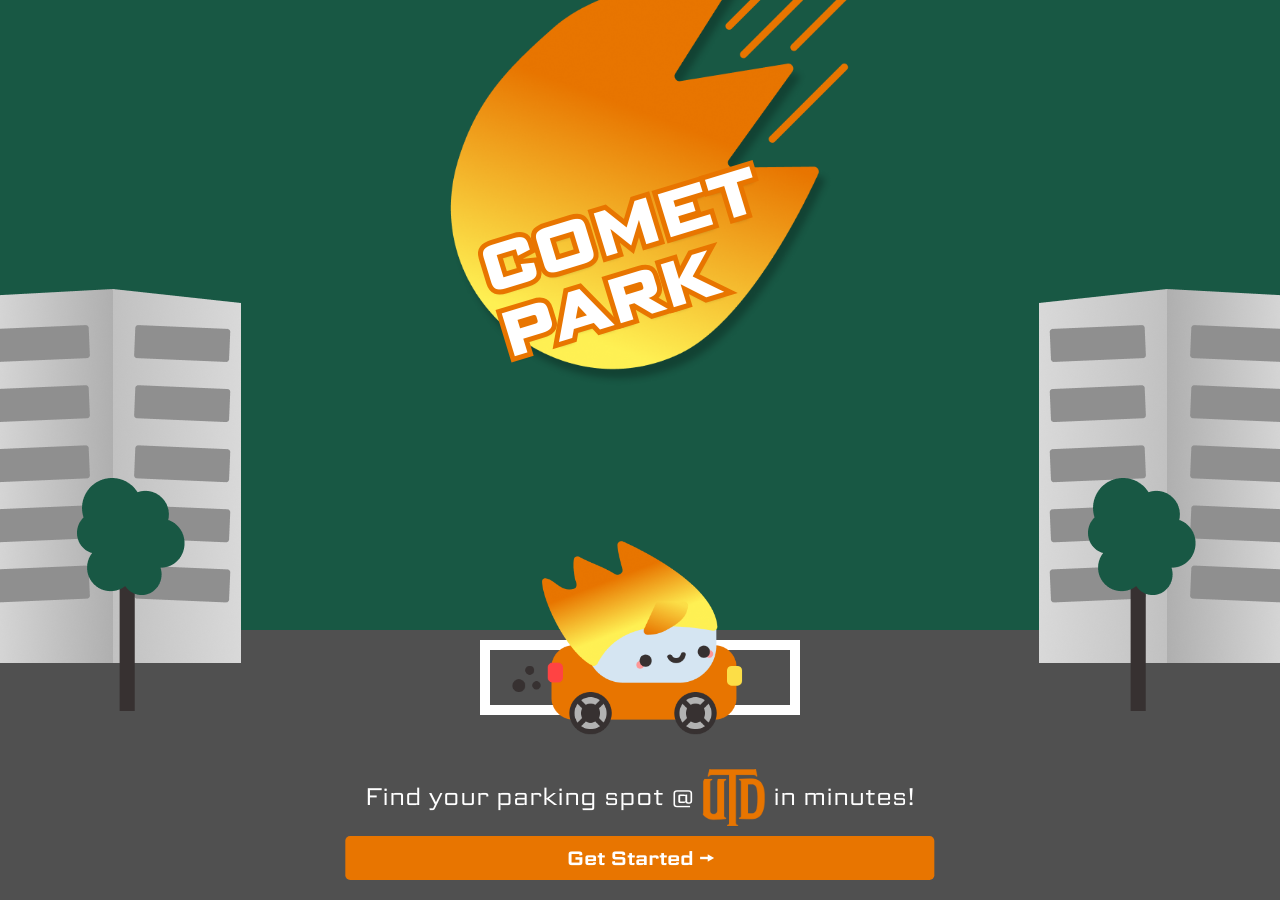
<file: index.html>
<head>
    <meta charset="UTF-8">
    <meta name="viewport" content="width=device-width, initial-scale=1.0">
    <title>COMET PARK</title>
    <link rel="preconnect" href="https://fonts.googleapis.com">
    <link rel="preconnect" href="https://fonts.gstatic.com" crossorigin>
    <link href="https://fonts.googleapis.com/css2?family=Science+Gothic:wght@100..900&display=swap" rel="stylesheet">
    <link rel="stylesheet" href="styles.css">
</head>

<body>

    <div class="comet-block">
        <img src="assets/comet2.png" alt="temoc1" class="comet-image">

        <h1 class="title">
            <span class="title-outline">COMET<br> PARK</span>
            <span class="title-fill">COMET<br> PARK</span>
        </h1>

    </div>
    <div class="concrete">
        <div class="white-border"></div>
        <div class="concrete-image">
            <div class="temoc">
                <img src="assets/temoc1.png" alt="temoc1" class="temoc-image">
            </div>
            <div class="building">
                <img src="assets/mini building.png" alt="building" class="building-image">
            </div>
            <div class="building">
                <img src="assets/mini building.png" alt="building" class="building-image2">
            </div>
             <div class="tree">
                <img src="assets/tree.png" alt="temoc1" class="tree-image">
            </div>
            <div class="tree">
                <img src="assets/tree.png" alt="temoc1" class="tree-image2">
            </div>
        </div>
        <div class="bottom-cta">
            <div class="cta-message">
                <span>Find your parking spot @</span>
                <img src="assets/utd logo.png" alt="UTD">
                <span>in minutes!</span>
            </div>
            <a href="onboarding/onboarding.html">
                <button>Get Started →</button>
            </a>
        </div>

    </div>

    <script src="script.js"></script>
</body>
</file>
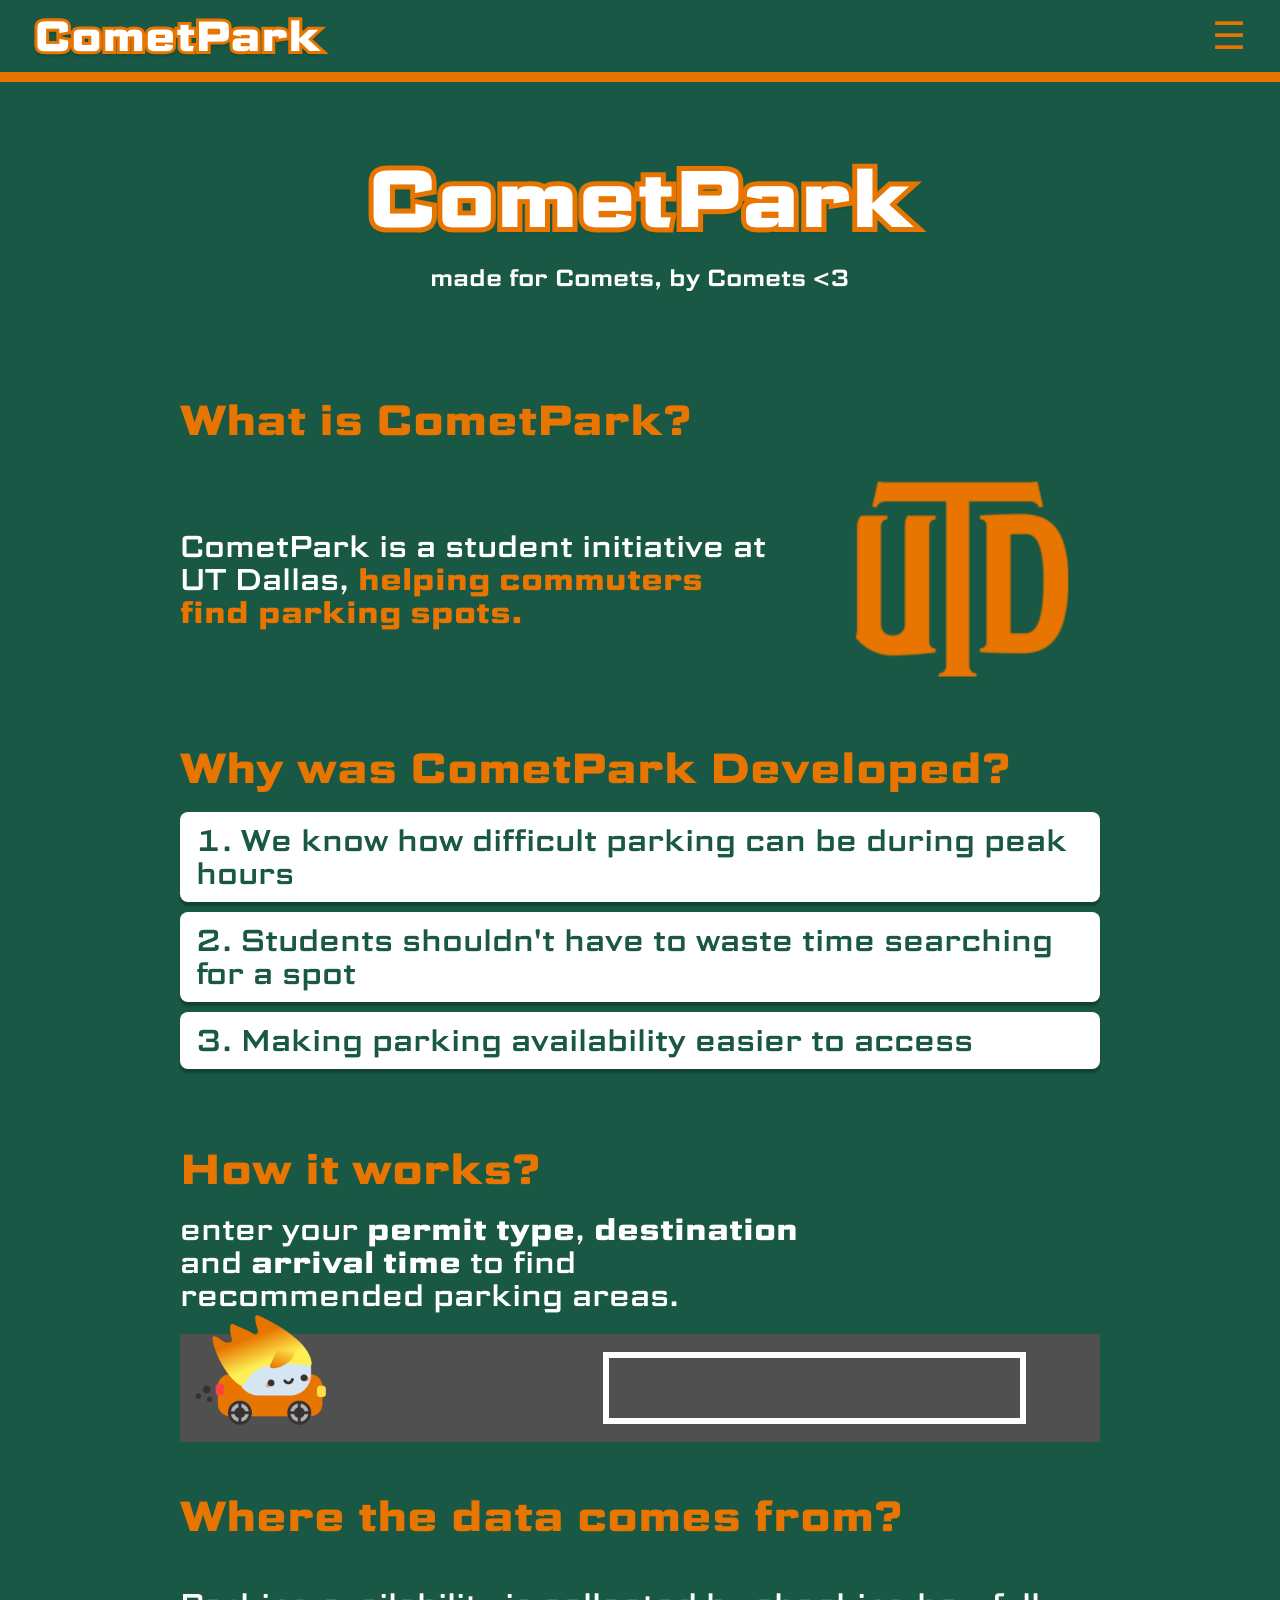
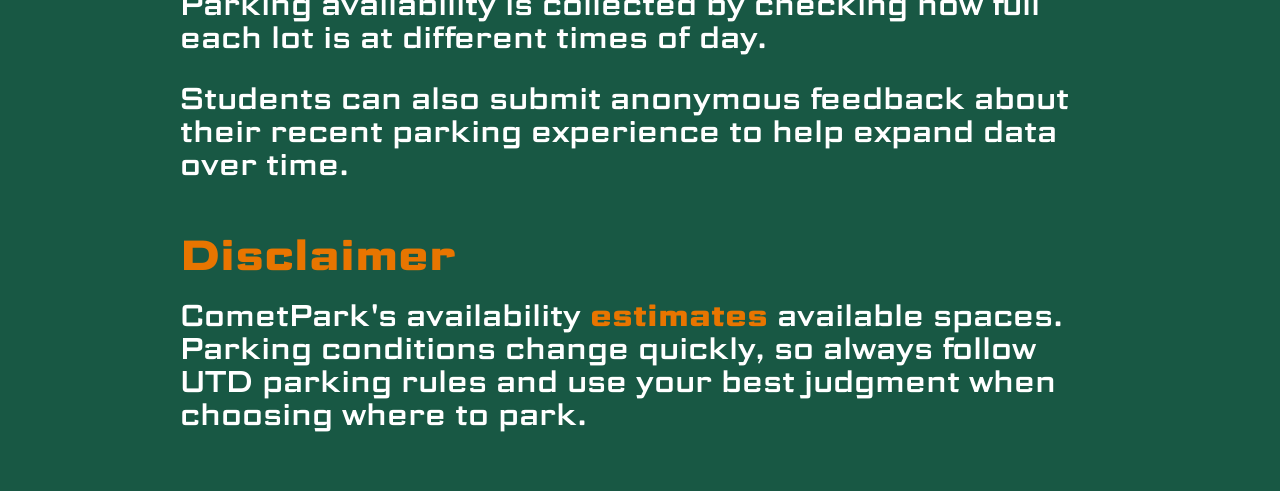
<file: about/about.html>
<!DOCTYPE html>
<html lang="en">
<head>
	<meta charset="UTF-8">
	<meta name="viewport" content="width=device-width, initial-scale=1.0">
	<title>COMET PARK | ABOUT</title>
	<link rel="preconnect" href="https://fonts.googleapis.com">
	<link rel="preconnect" href="https://fonts.gstatic.com" crossorigin>
	<link href="https://fonts.googleapis.com/css2?family=Science+Gothic:wght@100..900&display=swap" rel="stylesheet">
	<link rel="stylesheet" href="../styles.css">
	<link rel="stylesheet" href="about.css">
</head>
<body>
	<main class="about-page">
    <header class="home-header">
                <h1 class="title">
                    <span class="title-outline">CometPark</span>
                    <span class="title-fill">CometPark</span>
                </h1>
                <div class="dropdown">
                    <button type="button" class="dropdown-toggle" aria-haspopup="true" aria-expanded="false">☰</button>
                    <div class="dropdown-menu" hidden>
                        <button type="button" class="preferences-button">Edit Preferences</button>
                        <button type="button" class="preferences-button learn-more-button">Home</button>
                    </div>
                </div>
            </header>

		<div class="about-content">
            <div class="about-header">
                    <h1 class="title">
                        <span class="title-outline">CometPark</span>
                        <span class="title-fill">CometPark</span>
                    </h1>
                <p class="about-tagline">made for Comets, by Comets &lt;3</p>
            </div>
            

			<section class="about-section about-intro">
				<h2>What is CometPark?</h2>
				<div class="about-intro-content">
					<p>CometPark is a student initiative at UT Dallas, <strong>helping commuters find parking spots.</strong></p>
					<img src="../assets/utd logo.png" alt="The University of Texas at Dallas logo">
				</div>
			</section>

			<section class="about-section">
				<h2>Why was CometPark Developed?</h2>
				<ol class="reason-list">
					<li>We know how difficult parking can be during peak hours</li>
					<li>Students shouldn't have to waste time searching for a spot</li>
					<li>Making parking availability easier to access</li>
				</ol>
			</section>

			<section class="about-section how-section">
				<h2>How it works?</h2>
				<p>enter your <strong>permit type</strong>, <strong>destination</strong><br>and <strong>arrival time</strong> to find<br>recommended parking areas.</p>
				<div class="parking-scene" aria-hidden="true">
					<img src="../assets/temoc1.png" alt="" style="z-index:5;">
					<span></span>
				</div>
			</section>

			<section class="about-section data-section">
				<h2>Where the data comes from?</h2>
				<p>Parking availability is collected by checking how full each lot is at different times of day.</p>
				<p>Students can also submit anonymous feedback about their recent parking experience to help expand data over time.</p>
			</section>

			<section class="about-section disclaimer-section">
				<h2>Disclaimer</h2>
				<p>CometPark's availability <strong>estimates</strong> available spaces. <br> Parking conditions change quickly, so always follow UTD parking rules and use your best judgment when choosing where to park.</p>
			</section>
		</div>
	</main>
	<script src="about.js"></script>
</body>
</html>
</file>
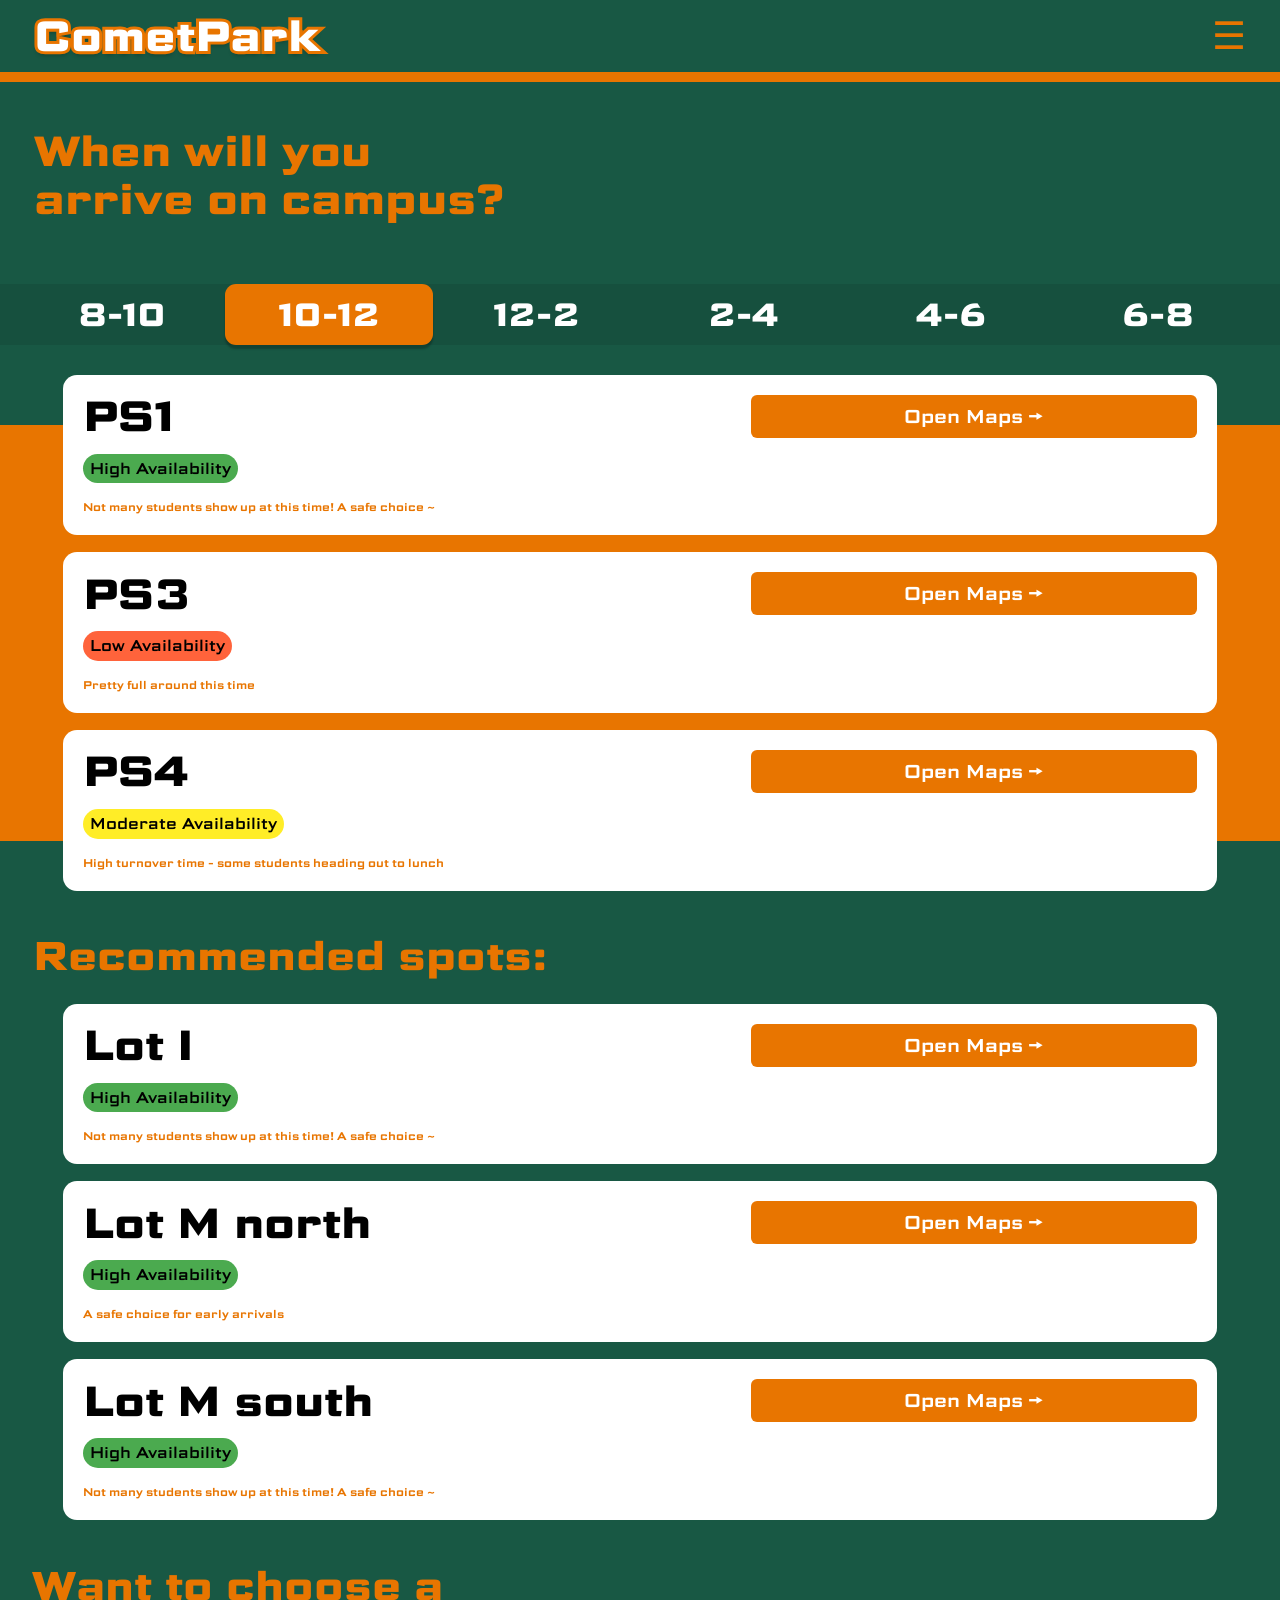
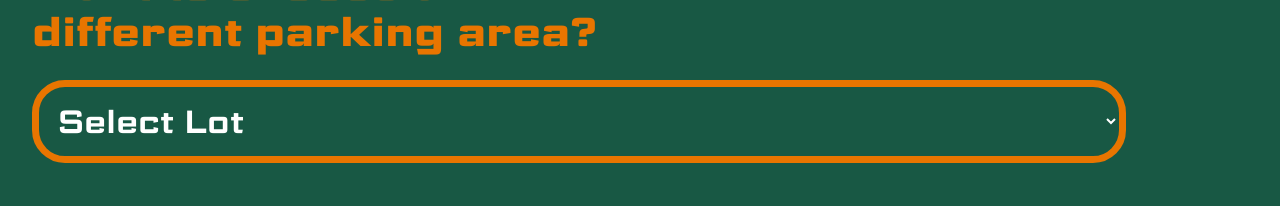
<file: home/home.html>
<head>
    <meta charset="UTF-8">
    <meta name="viewport" content="width=device-width, initial-scale=1.0">
    <title>COMET PARK | HOME</title>
    <link rel="preconnect" href="https://fonts.googleapis.com">
    <link rel="preconnect" href="https://fonts.gstatic.com" crossorigin>
    <link href="https://fonts.googleapis.com/css2?family=Science+Gothic:wght@100..900&display=swap" rel="stylesheet">
    <link rel="stylesheet" href="../styles.css">
    <link rel="stylesheet" href="home.css">
</head>


<body>
    <div class="home-loading" hidden aria-live="polite" aria-label="Loading parking recommendations">
        <div class="home-loading-content">
            <img src="../assets/temoc1.png" alt="" class="home-loading-image">
            <p>Loading...</p>
        </div>
    </div>

    <main class="home-page">
        <header class="home-header">
            <h1 class="title">
                <span class="title-outline">CometPark</span>
                <span class="title-fill">CometPark</span>
            </h1>
            <div class="dropdown">
                <button type="button" class="dropdown-toggle" aria-haspopup="true" aria-expanded="false">☰</button>
                <div class="dropdown-menu" hidden>
                    <button type="button" class="preferences-button">Edit Preferences</button>
                    <button type="button" class="preferences-button learn-more-button">Learn More</button>
                </div>
            </div>
        </header>

        <section class="arrival-section" aria-labelledby="arrival-title">
            <h1 id="arrival-title">When will you<br>arrive on campus?</h1>
            <div class="arrival-tabs" role="group" aria-label="Arrival time">
                <button type="button">8-10</button>
                <button type="button" class="is-active">10-12</button>
                <button type="button">12-2</button>
                <button type="button">2-4</button>
                <button type="button">4-6</button>
                <button type="button">6-8</button>
            </div>
        </section>

        <section class="recommendation-section" aria-labelledby="top-spots-title">
            <h2 id="top-spots-title" class="visually-hidden">Top parking spots</h2>
            <div id="top-spots" class="spot-list"></div>
        </section>

        <section class="alternatives-section" aria-labelledby="alternatives-title">
            <h2 id="alternatives-title">Recommended spots:</h2>
            <div id="alternative-spots" class="spot-list"></div>
        </section>

        <section class="lot-picker-section" aria-labelledby="lot-picker-title">
            <h2 id="lot-picker-title">Want to choose a<br>different parking area?</h2>
            <select id="lot-picker" aria-label="Choose a parking lot">
                <option value="">Select Lot</option>
            </select>
        </section>
    </main>

    <div class="feedback-backdrop" hidden>
        <section class="feedback-modal" role="dialog" aria-modal="true" aria-labelledby="feedback-title">
            <div class="feedback-intro">
                <p>optional feedback to better improve your next parking experience :)</p>
                <button type="button" class="feedback-close" aria-label="Close feedback">x</button>
            </div>
            <div class="feedback-question">
                <h2 id="feedback-title">Did you park in <span class="feedback-lot">this lot</span>?</h2>
                <div class="feedback-row">
                    <button type="button" data-feedback="parked-no" class="feedback-orange">No</button>
                    <button type="button" data-feedback="parked-yes" class="feedback-green">Yes</button>
                </div>
            </div>
            <div class="feedback-question ease-question" hidden>
                <h2>Was it easy to find a spot?</h2>
                <div class="feedback-stack">
                    <button type="button" data-feedback="easy-yes">Yes</button>
                    <button type="button" data-feedback="easy-somewhat">Somewhat</button>
                    <button type="button" data-feedback="easy-no">No</button>
                </div>
            </div>
        </section>
    </div>

    <div class="celebration" aria-hidden="true">
        <p>Thanks for your Feedback!! &lt;3</p>
    </div>

    <script src="home.js"></script>
</body>
</file>
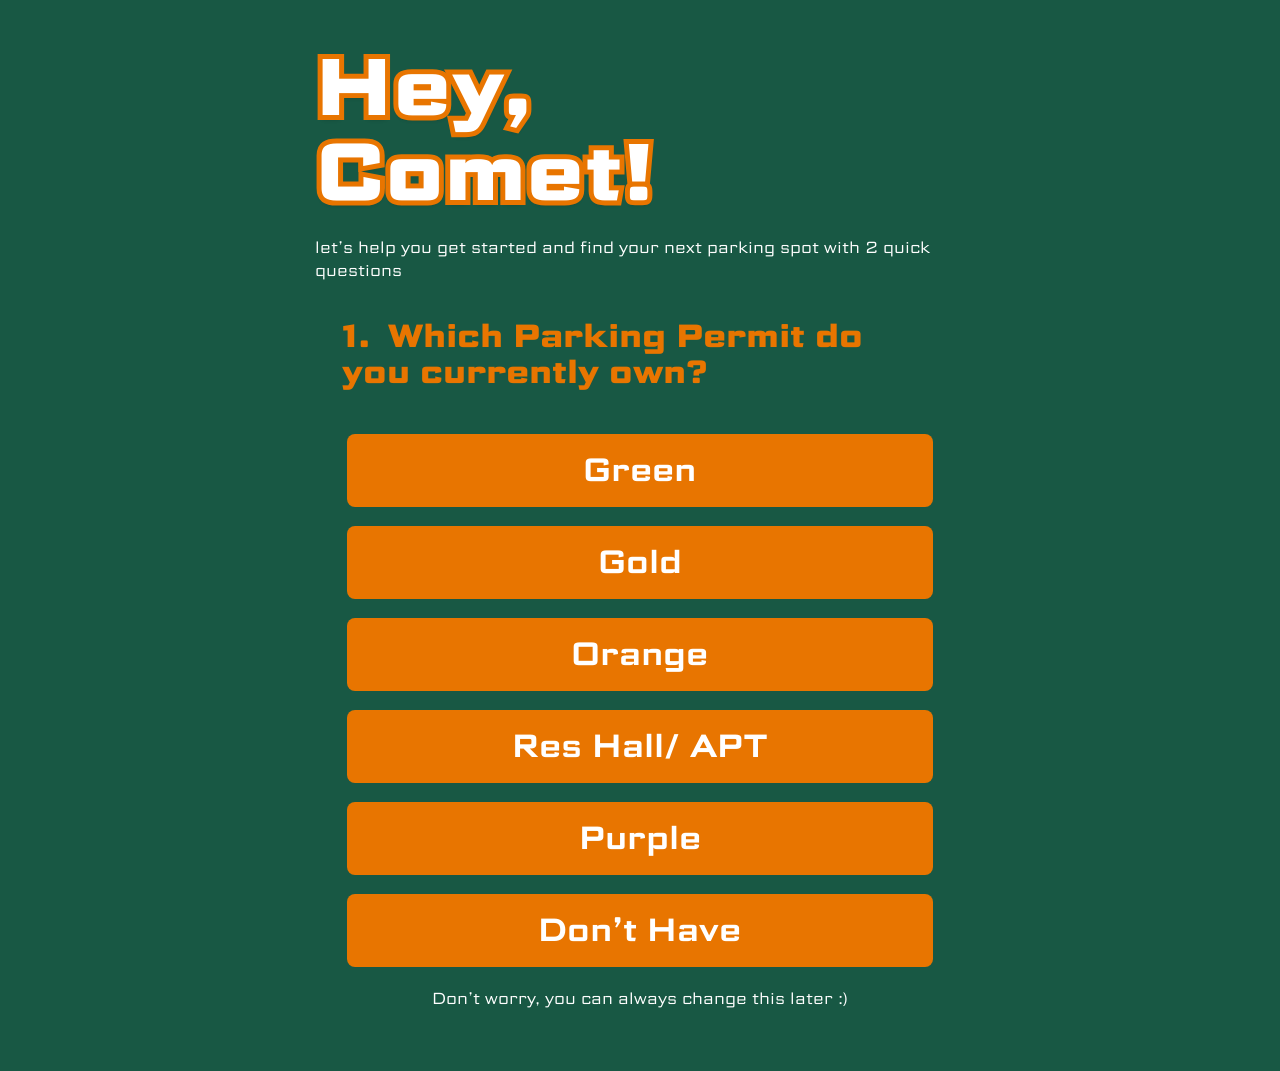
<file: onboarding/onboarding.html>
<head>
    <meta charset="UTF-8">
    <meta name="viewport" content="width=device-width, initial-scale=1.0">
    <title>COMET PARK | ONBOARDING</title>
    <link rel="preconnect" href="https://fonts.googleapis.com">
    <link rel="preconnect" href="https://fonts.gstatic.com" crossorigin>
    <link href="https://fonts.googleapis.com/css2?family=Science+Gothic:wght@100..900&display=swap" rel="stylesheet">
    <link rel="stylesheet" href="../styles.css">
    <link rel="stylesheet" href="onboardingstyles.css">
</head>


<body>

    <main class="onboarding-container">
        <div class="onboarding-header">
            <h1 class="title">
                <span class="title-outline">Hey,<br>Comet!</span>
                <span class="title-fill">Hey,<br>Comet!</span>

            </h1>
            <p>let’s help you get started and find your next parking spot with 2 quick questions</p>
        </div>
        <section class="question question-one" aria-labelledby="question-one-title">
            <div class="question-banner">
                <h2 id="question-one-title"><span>1.</span> Which Parking Permit do you currently own?</h2>
            </div>
            <div class="choice-list permit-list">
                <button type="button" class="permit-choice" data-permit="Green">Green</button>
                <button type="button" class="permit-choice" data-permit="Gold">Gold</button>
                <button type="button" class="permit-choice" data-permit="Orange">Orange</button>
                <button type="button" class="permit-choice" data-permit="Res Hall/ APT">Res Hall/ APT</button>
                <button type="button" class="permit-choice" data-permit="Purple">Purple</button>
                <button type="button" class="permit-choice" data-permit="Don’t Have">Don’t Have</button>
            </div>
             <p>Don’t worry, you can always change this later :)</p>
        </section>

        <section class="question question-two" aria-labelledby="question-two-title" hidden>
            <div class="question-banner">
                <h2 id="question-two-title"><span>2.</span> Where do you usually park?</h2>
            </div>
            <div class="choice-list location-list" aria-live="polite"></div>
            <nav class="onboarding-navigation" aria-label="Onboarding navigation">
                <button type="button" class="nav-button back-button">← Back</button>
                <button type="button" class="nav-button next-button">Next →</button>
            </nav>
            <p>Don’t worry, you can always change this later :)</p>
        </section>
    </main>

    <script src="onboardingscript.js"></script>
</body>
</file>
<file: styles.css>
:root {
    --utdorange: #E87500;
    --utdgreen: #185844;
    --white: #FFFFFF;
    --hoverorange: #FFA03F;
    --road: #505050
}
html, body {
    margin: 0;
    min-height: 100vh;
    overflow-x: hidden;
}

body {
    display: flex;
    flex-direction: column;
    background-color: var(--utdgreen);
    /* overflow-x: hidden; */
    font-family: 'Science Gothic', sans-serif;
}
.title {
  position: absolute;
  left: 38%;
  top: 43%;
    transform: rotate(-17deg);
  display: inline-block;
  font-family: "Science Gothic", sans-serif;
  font-size: 4rem;
  font-weight: 700;
  line-height: 1.066;
  margin: 0;

}

.comet-block {
  position: relative;
  top: -3vw;
  left: 0;
  width: 100%;
  height: 60%;
  z-index: 2;
  margin-bottom: 0;
}

.title-outline,
.title-fill {
  display: block;
}

.title-outline {
  color: var(--utdorange);
  -webkit-text-stroke: 10px var(--utdorange);
  text-shadow: 0 4px 4px rgba(0, 0, 0, 0.25);
}

.title-fill {
  position: absolute;
  inset: 0;
  color: #fff;
}

.comet-image{
    position: absolute;
    top: -5vw;
   left: 50%;
   transform: translateX(-50%);
    width: 40vw;
}
.concrete {
    background-color: var(--road);
    height: 30vh;
    position: relative;
    margin-top: auto;
}

.concrete-image {
    position: absolute;
    bottom: 50%;
    left: 0;
    width: 100%;
    height: 30vh;
}
.temoc-image {
    position: absolute;
    bottom: 0%;
    width: 20%;
    left: 39%;
    z-index: 3;
}

.tree-image {
    position: absolute;
    bottom: 20%;
    left:85%;
}

.tree-image2 {
    position: absolute;
    bottom: 20%;
    left: 6%;
}
.building-image {
    position: absolute;
    bottom: 0%;
    left:0vw;
    transform: translateX(-50%);
    bottom:8vw;
    transform: scaleX(-1);
}
.building-image2 {
    position: absolute;
    bottom: 0%;
    right: 0vw;
    bottom:8vw;
}



.white-border {
    position: absolute;
    top: 10px;
    left: 50%;
    transform: translateX(-50%);

    width: 300px;
    height: 55px;

    border: 10px solid white;
}

.bottom-cta {
    position: absolute;
    bottom: 0;
    left: 50%;
    transform: translateX(-50%);

    display: flex;
    flex-direction: column;
    align-items: center;

    color: #fff;
    font-weight: 300;
    padding-bottom: 20px;
}

.cta-message {
    padding: 5px 20px;
    display: flex;
    align-items: center;
    justify-content: center;
    gap: 0.35rem;
    color: var(--white);
    font-size: 1.5rem;
    font-weight: 300;
    line-height: 1;
    white-space: nowrap;
}

.cta-message img {
    width: 4.2rem;
    height: 4.2rem;
    object-fit: contain;
}
a{
    text-decoration: none;
    width: 100%;

}
button{
    background-color: var(--utdorange);
    border: none;
    color: var(--white);
    padding: 8px 20px;
    font-family: "science gothic", sans-serif;
    font-size: 1.2rem;
    font-weight: 500;
    cursor: pointer;
    border-radius: 0.3rem;
    align-self: center;
    width: 100%;
}

button:hover{
    background-color: var(--hoverorange);
    box-shadow: 0px 4px 4px rgba(0, 0, 0, 0.082);
    top: -3px;
}



@media(max-width:768px)
{
    .comet-block {
        transform: translateY(-3vh);
    }

    .comet-image {
        top: -2vh;
        width: 70vw;
    }
    .temoc-image{
        
        width: 40%;
        left: 29%;
    }
    .building-image,
    .building-image2 {
        bottom: 15vw;

}
    .title{
        left: 30%;
        top: 50%;
    }

}

@media (max-width: 600px) {
    .comet-block {
        transform: translateY(-3vh);
    }

    .comet-image {
        top: -2vh;
        width: 70vw;
    }

    .title {
        left: 48%;
        top: 35%;
        width: max-content;
        font-size: clamp(1.5rem, 11.5vw, 4rem);
        text-align: center;
        transform: translateX(-50%) rotate(-17deg);
    }

    .title-outline {
        -webkit-text-stroke-width: 8px;
    }

    .concrete {
        height: 25vh;
    }

    .concrete-image {
        height: 25vh;
    }

    .temoc-image {
        width: 55%;
        left: 23%;
        z-index: 3;
    }

    .building-image,
    .building-image2 {
        width: 42vw;
        z-index: 1;
    }

    .tree-image,
    .tree-image2 {
        width: 22vw;
        z-index: 2;
    }

    .white-border {
        width: 70%;
        height: 45px;
        border-width: 8px;
        z-index: 2;
    }

    .bottom-cta {
        width: 90%;
        z-index: 4;
        gap: 1.25rem;
    }

    .cta-message {
        width: 100%;
        font-size: clamp(0.85rem, 3.7vw, 1.5rem);
    }

    .cta-message img {
        width: clamp(2.8rem, 12vw, 4.2rem);
        height: clamp(2.8rem, 12vw, 4.2rem);
    }

}

@media (max-width: 500px) {
    .comet-block {
        transform: translateY(-3vh);
    }

    .comet-image {
        top: -2vh;
        width: 100vw;
    }

    .temoc-image {
        width: 60%;
        left: 20%;
    }

    .building-image,
    .building-image2 {
        width: 45vw;
        bottom:18vw;
    }

    .tree-image,
    .tree-image2 {
        width: 25vw;
    }

    .title{
        font-size: clamp(2.3rem, 13vw, 4rem);
        top:40%;
        left: 45%;
    }
    .bottom-cta{
        bottom: -1.5rem; 
        gap: 0.2rem;
        padding-bottom: 2rem;
        font-size: 0.8rem;
    }
}


@media (max-width: 400px) {
       .comet-block {
        transform: translateY(-3vh);
    }

    .comet-image {
        top: -2vh;
        width: 100vw;
    }

    .temoc-image {
        width: 70%;
        left: 15%;
    }

    .building-image,
    .building-image2 {
        width: 40vw;
        bottom:20vw;
    }

    .tree-image,
    .tree-image2 {
        width: 25vw;
    }

    .title{
        font-size: clamp(2.4rem, 13vw, 4rem);
        top:50%;
        left: 45%;
    }
    .comet-block {
        transform: translateY(-5vh);
        height: 40%;
        top:5vw;
    }
    .concrete {
        height: 40vh;
    }
    .bottom-cta{
        gap: 1.5rem;
        padding-bottom: 2rem;
        font-size: 0.8rem;
    }
    .white-border {
        width: 70%;
        top: 85px;
        height: 40px;
        border-width: 6px;
    }

}

@media (max-width: 320px) {
       .comet-block {
        transform: translateY(-3vh);
    }

    .comet-image {
        top: -2vh;
        width: 100vw;
    }


    .comet-block{
        
        height: 30%;
        width: 100%;
    }
    .comet-image{
        width: 120%;
        /* top: -2vw; */
    }
    .title{
        font-size: clamp(3rem, 15vw, 5rem);
        top:70%;
        left:45%;
    }
}
</file>
<file: about/about.css>
* {
	box-sizing: border-box;
}

html,
body {
	margin: 0;
	min-width: 320px;
	background: var(--utdgreen);
}

body {
	color: var(--white);
	font-family: "Science Gothic", sans-serif;
}


.title {
	position: relative;
	left: auto;
	top: auto;
	flex: 1 1 auto;
	min-width: 0;
	margin: 0;
	transform: rotate(0deg);
	font-size: clamp(1.8rem, 7vw, 2.625rem);
	line-height: 1;
	white-space: nowrap;
}
.home-page {
	background: var(--utdgreen);
}

.home-header {
	position: relative;
	display: flex;
	align-items: center;
	justify-content: space-between;
	min-height: 82px;
	padding: 12px clamp(14px, 5vw, 34px);
	border-bottom: 10px solid var(--utdorange);
}

.home-header .title-outline {
	-webkit-text-stroke-width: 6px;
}

.dropdown {
	position: relative;
	margin-left: auto;
}

.dropdown-toggle {
	padding: 0;
	border: 0;
	background: transparent;
	color: var(--utdorange);
	font-size: 2.4rem;
	line-height: 1;
	cursor: pointer;
}

.dropdown-menu {
	position: absolute;
	right: 0;
	top: calc(100% + 8px);
	z-index: 2;
	min-width: 230px;
	padding: 20px;
	border-radius: 0 0 16px 16px;
	background: var(--white);
	box-shadow: 0 4px 8px rgba(0, 0, 0, .2);
}

.dropdown-menu[hidden] {
	display: none;
}

.preferences-button {
	width: 100%;
	padding: 0;
	border: 0;
	background: transparent;
	color: #000;
	font-size: 1.8rem;
	font-weight: 700;
	text-align: left;
	cursor: pointer;
}

.about-page {
	min-height: 100vh;
	overflow: hidden;
	background: var(--utdgreen);
}

.about-header {
	display: flex;
	align-items: center;
	justify-content: space-between;
	min-height: 70px;
	padding: 5px 12px;
	border: 10px solid var(--utdorange);
	border-top: 0;
}

.about-brand {
	position: relative;
	display: inline-block;
	color: var(--white);
	font-size: clamp(1.45rem, 7vw, 2.625rem);
	font-weight: 700;
	line-height: 1;
	text-decoration: none;
}

.about-brand-outline,
.about-brand-fill {
	display: block;
}

.about-brand-outline {
	color: var(--utdorange);
	-webkit-text-stroke: 5px var(--utdorange);
	text-shadow: 0 2px 2px rgba(0, 0, 0, .25);
}

.about-brand-fill {
	position: absolute;
	inset: 0;
}

.about-header{
    justify-content: center;
    display: flex;
    flex-direction: column;
    border: none;
}
.about-header .title {
    text-align: center;
    font-size: 5rem;
}

.about-menu {
	color: var(--utdorange);
	font-size: 2rem;
	line-height: 1;
	text-decoration: none;
}

.about-content {
	width: min(100% - 24px, 601px);
	margin: 0 auto;
    padding: 36px 0;
	padding: 48px 0 36px;
}

.about-content > h1 {
	margin: 0;
	color: var(--white);
	font-size: clamp(2.4rem, 10vw, 4rem);
	line-height: 1;
	text-align: center;
	text-shadow: 5px 0 var(--utdorange), -2px 0 var(--utdorange);
}

.about-tagline {
	margin: 22px 0 46px;
	font-size: clamp(.9rem, 4vw, 1.45rem);
	font-weight: 500;
	text-align: center;
}

.about-section {
	margin-top: 52px;
}

.about-section h2 {
	margin: 0 0 22px;
	color: var(--utdorange);
	font-size: clamp(1.65rem, 7vw, 2.625rem);
	line-height: 1.05;
}

.about-section p {
	margin: 0;
	font-size: clamp(1rem, 4.3vw, 1.875rem);
	line-height: 1.1;
}

.about-section strong {
	font-weight: 700;
}

.about-intro-content {
	display: grid;
	grid-template-columns: minmax(0, 1fr) 37%;
	align-items: center;
	gap: 16px;
}

.about-intro-content img {
	width: 100%;
	max-width: 190px;
	justify-self: center;
}

.about-intro-content strong,
.disclaimer-section strong {
	color: var(--utdorange);
}

.reason-list {
	display: grid;
	gap: 10px;
	margin: 0;
	padding: 0;
	list-style-position: inside;
	color: var(--utdgreen);
	font-size: clamp(1rem, 4.3vw, 1.875rem);
	line-height: 1.1;
}

.reason-list li {
	padding: 12px 16px;
	border-radius: 8px;
	background: var(--white);
	box-shadow: 0 4px 2px rgba(0, 0, 0, .25);
}

.how-section {
	margin-top: 78px;
}

.parking-scene {
	position: relative;
	height: 108px;
	margin-top: 22px;
	background: var(--road);
}

.parking-scene img {
	position: absolute;
	bottom: 0;
	left: 8px;
	width: 145px;
}

.parking-scene span {
	position: absolute;
	top: 18px;
	right: 8%;
	width: 46%;
	height: 72px;
	border: 6px solid var(--white);
}

.data-section {
	display: grid;
	gap: 28px;
}

.disclaimer-section {
	margin-bottom: 24px;
}

@media (min-width: 700px) {
	.about-content {
		width: min(100% - 64px, 920px);
		padding-top: 72px;
	}

	.about-intro-content {
		grid-template-columns: minmax(0, 1fr) 30%;
		gap: 48px;
	}

	.about-intro-content img {
		max-width: 230px;
	}
}
</file>
<file: home/home.css>
:root {
	--home-yellow: #ffed27;
	--home-low: #ff633b;
	--home-high: #4baa4f;
}

* {
	box-sizing: border-box;
}

html,
body {
	margin: 0;
	padding: 0;
	background: var(--utdgreen);
}

body {
	overflow-x: hidden;
	color: var(--white);
	font-family: "Science Gothic", sans-serif;
}

.home-loading {
	position: fixed;
	inset: 0;
	z-index: 10;
	display: grid;
	place-items: center;
	background: var(--utdgreen);
}

.home-loading-content {
	display: grid;
	justify-items: center;
	gap: 12px;
}

.home-loading[hidden] {
	display: none;
}

.home-loading-image {
	width: min(42vw, 260px);
}

.home-loading-content p {
	margin: 0;
	color: var(--white);
	font-size: 1.4rem;
}

button,
select {
	font: inherit;
}


.title {
	position: relative;
	left: auto;
	top: auto;
	flex: 1 1 auto;
	min-width: 0;
	margin: 0;
	transform: rotate(0deg);
	font-size: clamp(1.8rem, 7vw, 2.625rem);
	line-height: 1;
	white-space: nowrap;
}
.home-page {
	background: var(--utdgreen);
}

.home-header {
	position: relative;
	display: flex;
	align-items: center;
	justify-content: space-between;
	min-height: 82px;
	padding: 12px clamp(14px, 5vw, 34px);
	border-bottom: 10px solid var(--utdorange);
}

.home-header .title-outline {
	-webkit-text-stroke-width: 6px;
}

.dropdown {
	position: relative;
	margin-left: auto;
}

.dropdown-toggle {
	padding: 0;
	border: 0;
	background: transparent;
	color: var(--utdorange);
	font-size: 2.4rem;
	line-height: 1;
	cursor: pointer;
}

@media (max-width: 420px) {
	.home-header {
		min-height: 72px;
		padding-block: 9px;
		border-bottom-width: 7px;
	}

	.title {
		font-size: clamp(1.55rem, 9vw, 2rem);
	}

	.home-header .title-outline {
		-webkit-text-stroke-width: 4px;
	}

	.dropdown-toggle {
		font-size: 2rem;
	}
}

.dropdown-menu {
	position: absolute;
	right: 0;
	top: calc(100% + 8px);
	z-index: 2;
	min-width: 230px;
	padding: 20px;
	border-radius: 0 0 16px 16px;
	background: var(--white);
	box-shadow: 0 4px 8px rgba(0, 0, 0, .2);
}

.dropdown-menu[hidden] {
	display: none;
}

.preferences-button {
	width: 100%;
	padding: 0;
	border: 0;
	background: transparent;
	color: #000;
	font-size: 1.8rem;
	font-weight: 700;
	text-align: left;
	cursor: pointer;
}
.brand {
	color: var(--white);
	font-size: clamp(2rem, 7vw, 2.625rem);
	font-weight: 700;
	text-decoration: none;
	text-shadow: 4px 0 var(--utdorange), -2px 0 var(--utdorange);
}

.arrival-section {
	padding: 45px 34px 0;
	margin-bottom: 30px;
}

.arrival-section h1 {
	margin: 0;
	color: var(--utdorange);
	font-size: clamp(2.15rem, 7vw, 2.625rem);
	line-height: 1.15;
}

.arrival-tabs {
	display: grid;
	grid-template-columns: repeat(6, 1fr);
	align-items: center;
	margin: 60px -34px 0;
	padding: 0 18px;
	background: rgba(0, 0, 0, .09);
}

.arrival-tabs button {
	min-width: 0;
	padding: 7px 3px;
	border: 0;
	background: transparent;
	color: var(--white);
	font-size: 2rem;
	font-weight: 700;
	cursor: pointer;
}

.arrival-tabs .is-active {
	border-radius: 11px;
	background: var(--utdorange);
	box-shadow: 0 4px 2px rgba(0, 0, 0, .25);
	transition: background .2s ease-in-out;
}
.recommendation-section {
    position: relative;
    padding: 0 33px;
    isolation: isolate;
}

.recommendation-section::before {
    content: "";
    position: absolute;
    background: var(--utdorange);
    inset: 50px 0;
    z-index: -1;
}

.spot-list {
	display: flex;
	flex-direction: column;
	gap: 17px;
	align-items: center;
}

.spot-card {
	display: flex;
	flex-direction: column;
	gap: 16px;
	padding: 20px;
	border: 0;
	border-radius: 14px;
	background: var(--white);
	color: #000;
	text-align: left;
	width: 95%;
}

.spot-card-head {
	display: flex;
	align-items: center;
	justify-content: space-between;
	gap: 12px;
}

.spot-card h3 {
	margin: 0;
	width: 80%;
	font-size: clamp(2rem, 7vw, 2.625rem);
	line-height: 1;
}

.maps-button {
	flex: 0 0 auto;
	padding: 8px 10px;
	width: 40%;
	border: 0;
	border-radius: 6px;
	background: var(--utdorange);
	color: var(--white);
	font-size: clamp(.9rem, 3.1vw, 1.16rem);
	font-weight: 500;
	cursor: pointer;
}

.availability {
	align-self: flex-start;
	padding: 7px;
	border-radius: 20px;
	color: #000;
	font-size: .98rem;
	line-height: 1;
}

.availability.high { background: var(--home-high); }
.availability.moderate { background: var(--home-yellow); }
.availability.low { background: var(--home-low); }

.spot-note {
	margin: 0;
	color: var(--utdorange);
	font-size: .7rem;
	font-weight: 500;
}

.alternatives-section {
	padding: 42px 33px 0;
}

.alternatives-section h2,
.lot-picker-section h2 {
	margin: 0 0 25px;
	color: var(--utdorange);
	font-size: clamp(2rem, 7vw, 2.5rem);
	line-height: 1.15;
}

.lot-picker-section {
	padding: 43px 32px;
	justify-content: center;
	align-items: center;
}

.lot-picker-section select {
	align-self: center;
	width: 90%;
	padding: 10px 15px;
	border: 7px solid var(--utdorange);
	border-radius: 33px;
	outline: 0;
	background: var(--utdgreen);
	color: var(--white);
	font-size: clamp(1.3rem, 5vw, 2rem);
	font-weight: 500;
}

.lot-picker-section option {
	color: var(--utdgreen);
	background: var(--white);
}

.feedback-backdrop {
	position: fixed;
	z-index: 10;
	inset: 0;
	display: grid;
	place-items: center;
	padding: 24px;
	background: rgba(7, 36, 27, .63);
}

.feedback-backdrop[hidden] { display: none; }

.feedback-modal {
	width: min(493px, 100%);
	max-height: 92vh;
	overflow-y: auto;
	padding: 34px 22px;
	border-radius: 19px;
	background: var(--white);
	color: var(--utdgreen);
}

.feedback-intro {
	display: flex;
	align-items: flex-start;
	justify-content: space-between;
	gap: 18px;
}

.feedback-intro p {
	margin: 0;
	font-size: 1rem;
	line-height: 1.3;
}

.feedback-close {
	width: 44px;
	height: 44px;
	flex: 0 0 auto;
	border: 3px solid var(--utdgreen);
	border-radius: 50%;
	background: transparent;
	color: var(--utdgreen);
	font-size: 1.5rem;
	cursor: pointer;
}

.feedback-question {
	margin-top: 32px;
}

.feedback-question h2 {
	margin: 0 0 16px;
	color: var(--utdorange);
	font-size: clamp(1.8rem, 6vw, 2.2rem);
	line-height: 1.2;
}

.feedback-row,
.feedback-stack {
	display: flex;
	gap: 18px;
}

.feedback-stack { flex-direction: column; }

.feedback-row button,
.feedback-stack button {
	min-height: 55px;
	flex: 1;
	border: 0;
	border-radius: 6px;
	background: var(--utdgreen);
	color: var(--white);
	font-size: 1.6rem;
	font-weight: 500;
	cursor: pointer;
}

.feedback-row .feedback-orange { background: var(--utdorange); }

.visually-hidden {
	position: absolute;
	width: 1px;
	height: 1px;
	overflow: hidden;
	clip: rect(0 0 0 0);
	white-space: nowrap;
}

.celebration {
	position: fixed;
	z-index: 20;
	inset: 0;
	display: grid;
	place-items: center;
	pointer-events: none;
	overflow: hidden;
	opacity: 0;
}

.celebration.is-visible { opacity: 1; }

.celebration p {
	position: relative;
	z-index: 1;
	margin: 0;
	padding: 18px 24px;
	border-radius: 12px;
	background: var(--white);
	color: var(--utdgreen);
	font-size: clamp(1.3rem, 5vw, 2rem);
	font-weight: 700;
	text-align: center;
}

.celebration span {
	position: absolute;
	top: -24px;
	width: 14px;
	height: 24px;
	background: var(--utdorange);
	animation: fall 1.6s ease-in forwards;
}

.celebration span:nth-child(3n) { background: var(--home-yellow); }
.celebration span:nth-child(4n) { background: var(--utdgreen); }

@keyframes fall {
	to {
		top: 105%;
		transform: rotate(540deg);
	}
}

@media (max-width: 420px) {
	.arrival-section { padding-inline: 20px; }
	.arrival-tabs { 
		margin-inline: -20px; 
		padding-inline: 8px; 
		grid-template-columns: repeat(3, 1fr);
		font-size: .9rem;
	}
	.recommendation-section,
	.alternatives-section { padding-inline: 20px; }
	.spot-card { padding: 16px; }
	.spot-card-head { align-items: flex-start; }
	.maps-button { font-size: .8rem; }
	.feedback-modal { padding: 26px 16px; }
}
</file>
<file: onboarding/onboardingstyles.css>
* {
	box-sizing: border-box;
}

html,
body {
	margin: 0;
	min-width: 320px;
	min-height: 100%;
	background: var(--utdgreen);
}

body {
	overflow-x: hidden;
}

button {
	font: inherit;
}


.onboarding-header {
    text-align: left;
}

.title {
    position: static;
    display: inline-block;
    margin: 0;
    transform: rotate(0deg);
    font-family: "Science Gothic", sans-serif;
    font-size: 5rem;
    font-weight: 700;
    line-height: 1.066;
    text-align: left;
}

.onboarding-header p {
    text-align: left;
}


.onboarding-container {
	position: relative;
	width: min(100%, 675px);
	min-height: 100vh;
	margin: 0 auto;
	padding: 45px 12px 45px;
	color: var(--white);
	font-family: "Science Gothic", sans-serif;
}

.onboarding-content {
	width: min(523px, 88vw);
	margin-left: 27px;
}

.onboarding-content h1 {
	width: 505px;
	max-width: 100%;
	margin: 0;
	color: var(--white);
	font-size: clamp(4.2rem, 14.5vw, 6.125rem);
	font-weight: 700;
	line-height: .98;
	letter-spacing: 0;
	text-shadow: 6px 0 var(--utdorange), -2px 0 var(--utdorange), 0 4px var(--utdorange);
}

.onboarding-content p {
	max-width: 523px;
	margin: 28px 0 0;
	font-size: clamp(1.25rem, 3.85vw, 1.625rem);
	font-weight: 400;
	line-height: 1.38;
}

.question {
	position: relative;
}

.question-banner {
	position: relative;
	min-height: 136px;
	padding: 20px 27px 14px;
}

.question-banner h2 {
	max-width: 100%;
	margin: 0 auto;
	color: var(--utdorange);
	font-size: clamp(1.55rem, 4.75vw, 2rem);
	line-height: 1.15;
}

.question-banner h2 span {
	margin-right: .22em;
}

.choice-list {
	display: flex;
	flex-direction: column;
}

.permit-list {
	gap: 19px;
}

.permit-choice {
    width: 90%;
	min-height: 73px;
	margin: 0 auto;
	padding: 10px 30px;
	border: 0;
	border-radius: 8px;
	background: var(--utdorange);
	color: var(--white);
	font-size: clamp(1.45rem, 4.75vw, 2rem);
	font-weight: 500;
	line-height: 1;
	cursor: pointer;
}

.location-list {
	gap: 20px;
	margin-top: 25px;
}

.location-choice {
	display: flex;
	align-items: center;
	justify-content: space-between;
	width: min(560px, calc(100vw - 24px));
	min-height: 74px;
	margin: 0 auto;
	padding: 10px;
	border: 7px solid var(--utdorange);
	border-radius: 33px;
	background: transparent;
	color: var(--white);
	font-size: clamp(1.3rem, 4.75vw, 2rem);
	font-weight: 500;
	line-height: 1;
	text-align: left;
	cursor: pointer;
}

.location-choice select {
	min-width: 0;
	width: 100%;
	padding: 0;
	border: 0;
	outline: 0;
	background: transparent;
	color: var(--white);
	font: inherit;
	cursor: pointer;
	appearance: auto;
	text-overflow: ellipsis;
}

.location-choice select option {
	color: #185844;
	background: var(--white);
}

.location-empty {
	margin: 25px auto 0;
	color: var(--white);
	font-size: 1.25rem;
	text-align: center;
}

.onboarding-navigation {
	display: flex;
	justify-content: space-between;
	margin: 50px 20px 0;
}

.nav-button {
	width: 210px;
	min-height: 50px;
	padding: 10px;
	border: 0;
	border-radius: 6px;
	background: var(--utdorange);
	color: var(--white);
	font-size: 1.5rem;
	font-weight: 500;
	cursor: pointer;
}
p{
    text-align: center;
    font-size: 1rem;
    font-weight: 300;
    margin-top: 20px;
}

@media (max-width: 600px) {
	.onboarding-container {
		padding: 8vh 12px 32px;
	}

	.onboarding-content {
		width: 100%;
		margin-left: 0;
	}

	.onboarding-content h1 {
		font-size: clamp(3.4rem, 17vw, 6.125rem);
	}

	.onboarding-content p {
		margin-top: 20px;
		font-size: clamp(1rem, 4.5vw, 1.625rem);
	}

	.question-banner {
		padding: 20px 0 14px;
	}

	.question-banner h2 {
		font-size: clamp(1.35rem, 6vw, 2rem);
	}

	.location-choice {
		width: 100%;
		min-width: 0;
		font-size: clamp(1.15rem, 5.5vw, 2rem);
	}

	.location-choice select {
		min-width: 0;
	}

	.onboarding-navigation {
		gap: 16px;
		margin-inline: 0;
	}

	.nav-button {
		min-width: 0;
		width: calc((100% - 16px) / 2);
		font-size: clamp(1rem, 5vw, 1.5rem);
	}
}
</file>
